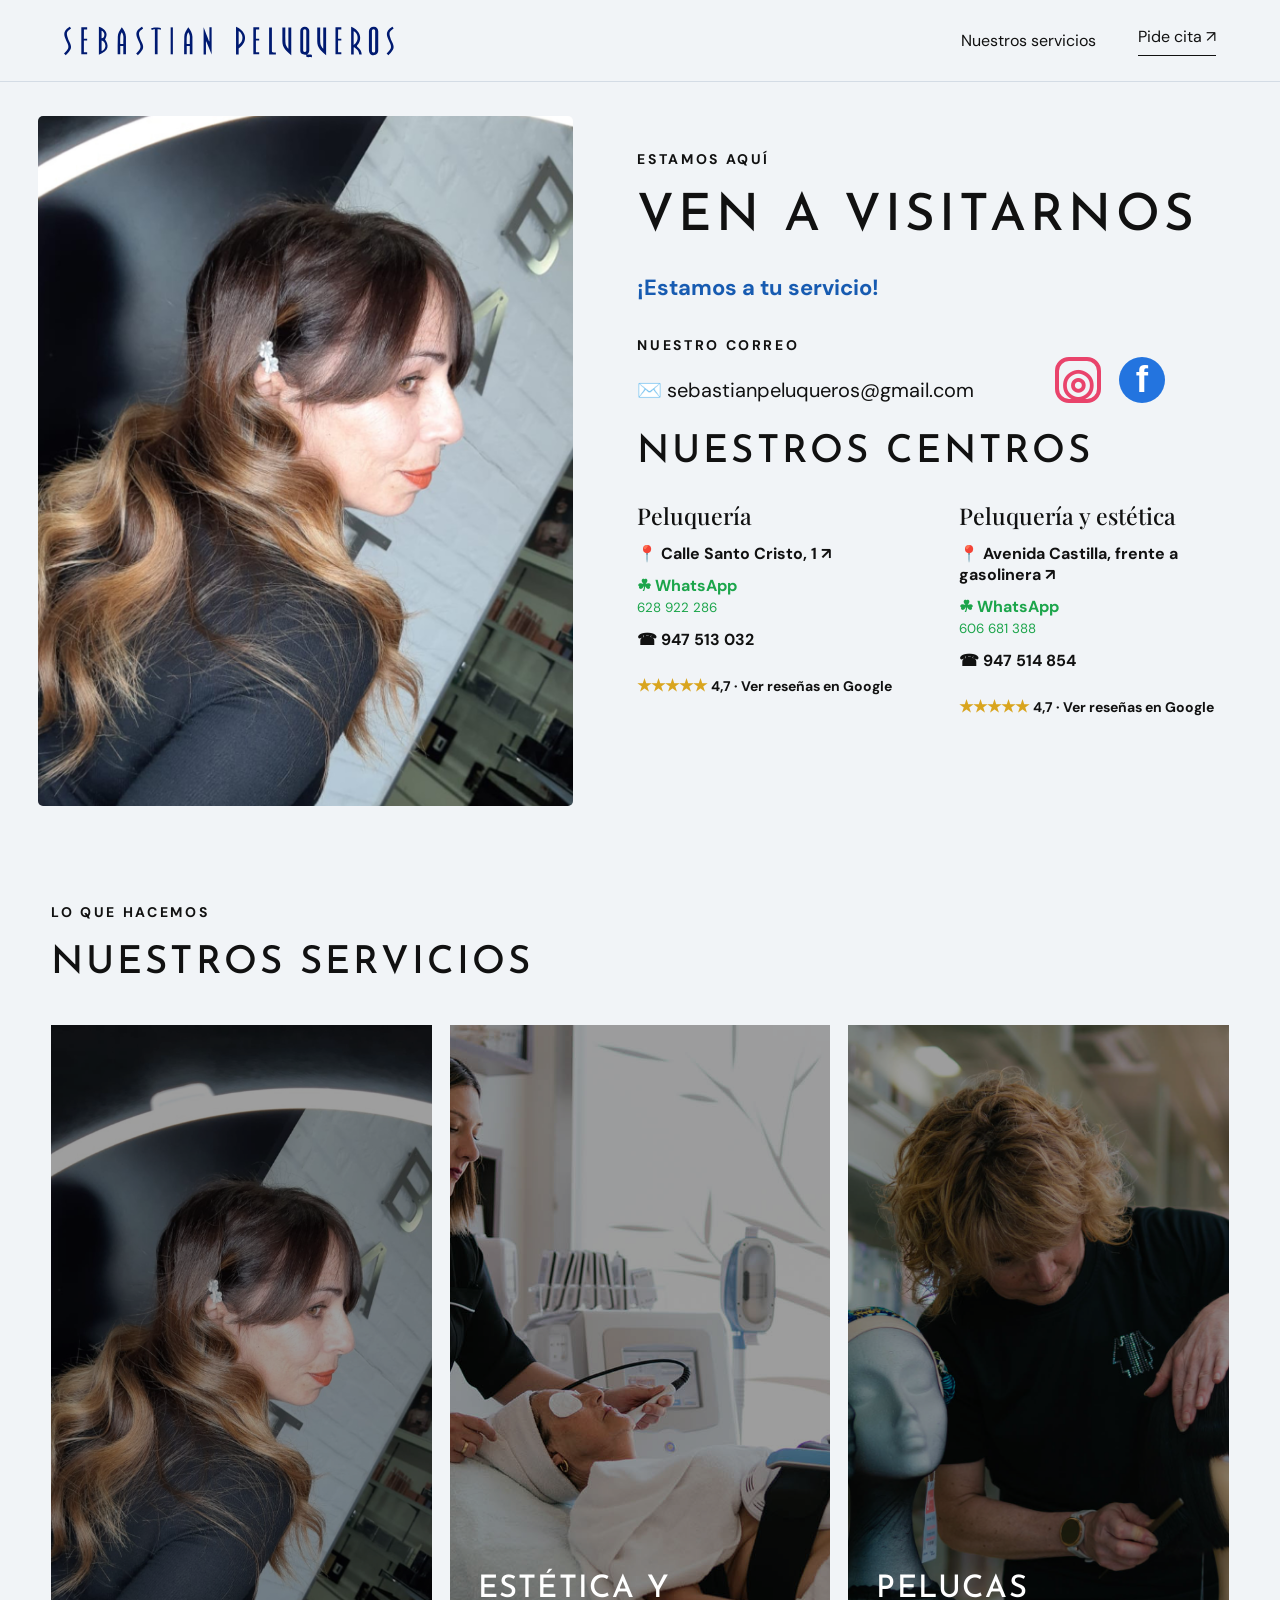
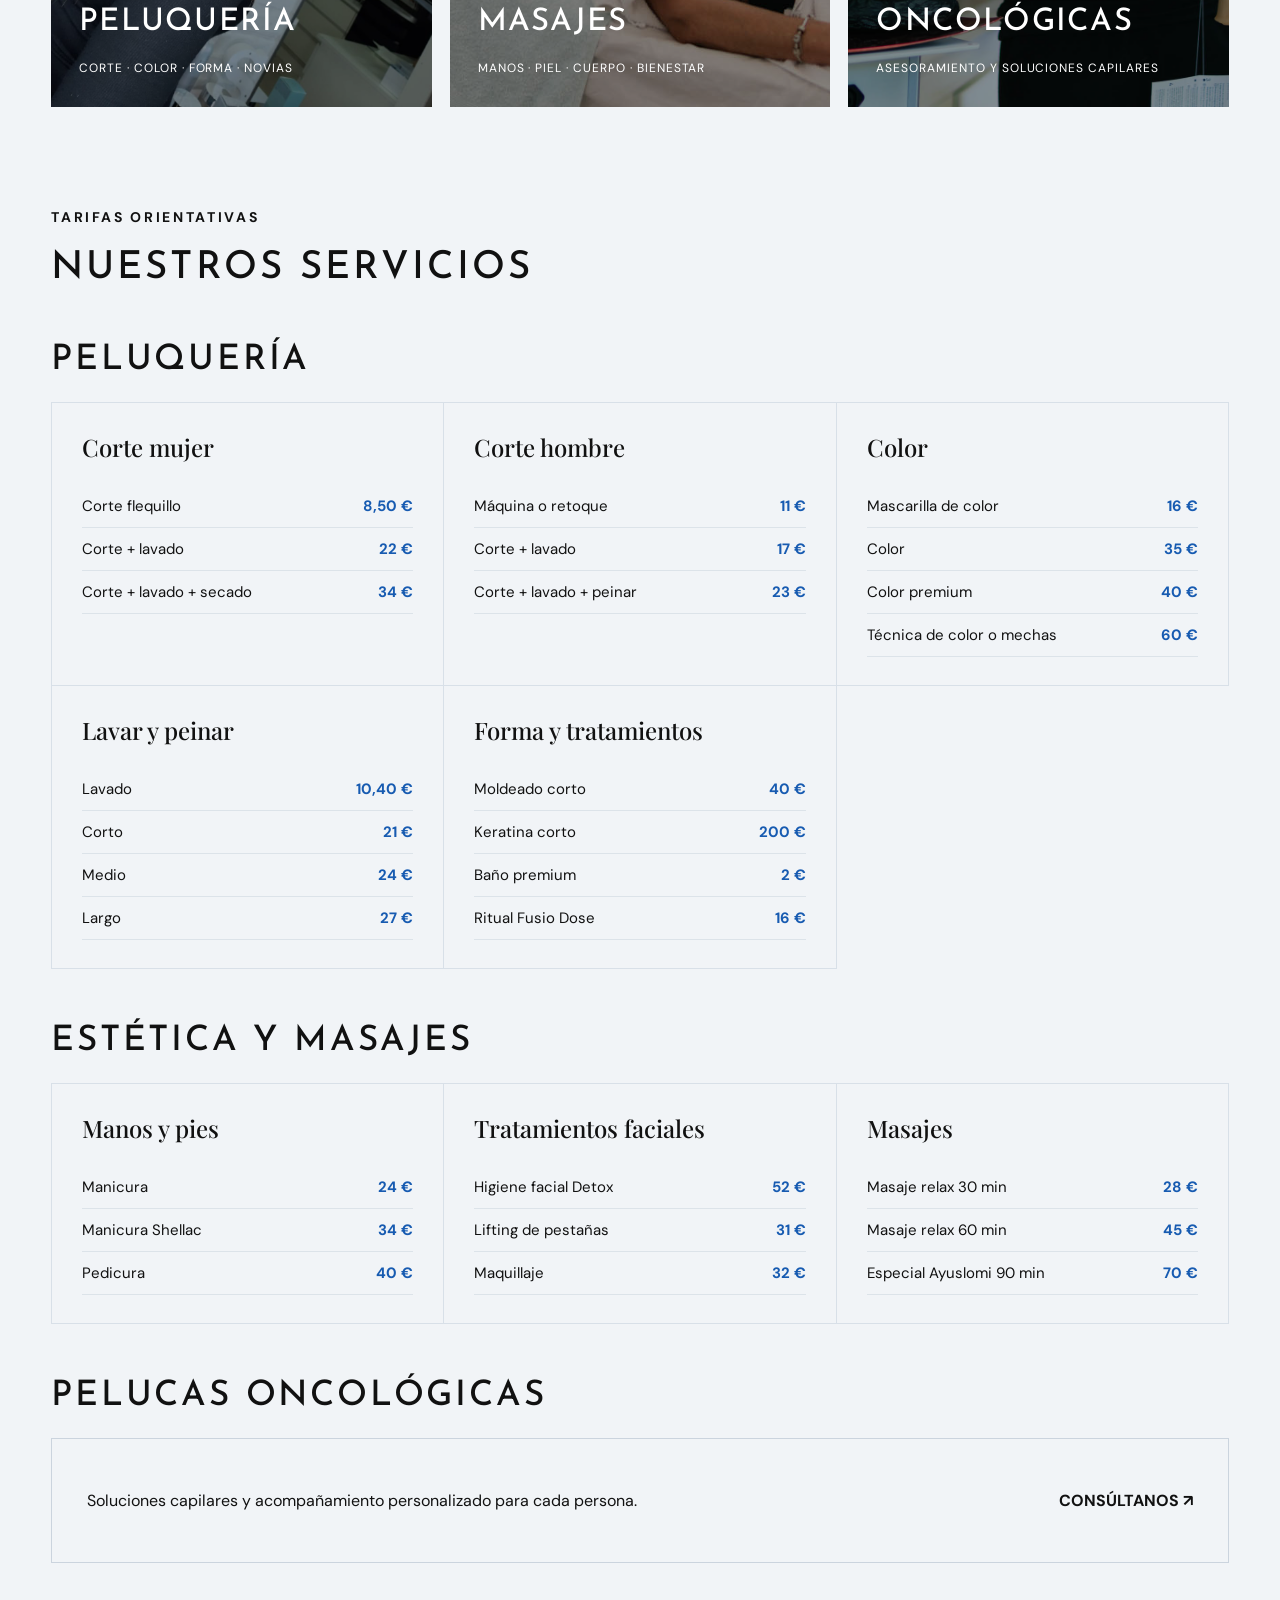
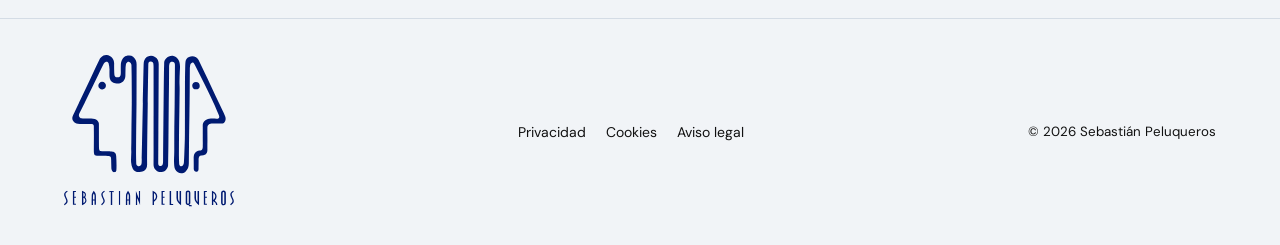
<file: index.html>
<!doctype html>
<html lang="es">
<head>
<meta charset="UTF-8"><meta name="viewport" content="width=device-width, initial-scale=1">
<meta name="description" content="Sebastián Peluqueros: peluquería, estética, masajes y soluciones capilares en Aranda de Duero.">
<title>Sebastián Peluqueros | Ven a visitarnos</title>
<link rel="preconnect" href="https://fonts.googleapis.com"><link rel="preconnect" href="https://fonts.gstatic.com" crossorigin>
<link href="https://fonts.googleapis.com/css2?family=DM+Sans:wght@400;500;600;700&family=Josefin+Sans:wght@400;500;600&family=Playfair+Display:ital,wght@0,500;1,500&display=swap" rel="stylesheet">
<link rel="stylesheet" href="styles.css">
</head>
<body>
<header class="site-header"><a href="#inicio" class="brand"><img src="sebastian-peluqueros-wordmark.svg" alt="Sebastián Peluqueros"></a><button class="menu-toggle" aria-label="Abrir menú">☰</button><nav><a href="#servicios">Nuestros servicios</a><a class="cta" href="#contacto">Pide cita ↗</a></nav></header>
<main id="inicio">
<section class="contact-first" id="contacto">
<div class="contact-photo"><img src="assets/peluqueria-01.jpg" alt="Sebastián Peluqueros"></div>
<div class="contact-content"><p class="eyebrow">ESTAMOS AQUÍ</p><h1>VEN A VISITARNOS</h1><p class="service-line">¡Estamos a tu servicio!</p>
<div class="mail-social"><div><p class="eyebrow">NUESTRO CORREO</p><a class="email" href="mailto:sebastianpeluqueros@gmail.com">✉️ sebastianpeluqueros@gmail.com</a></div><div class="socials"><a href="https://www.instagram.com/sebastianpeluqueros/" target="_blank" rel="noopener" aria-label="Instagram">◎</a><a href="https://www.facebook.com/sebastianpeluqueros/" target="_blank" rel="noopener" aria-label="Facebook">f</a></div></div>
<h2 class="title-font">NUESTROS CENTROS</h2><div class="locations"><article><h3>Peluquería</h3><a class="map" href="https://maps.app.goo.gl/YRgb5vPEzxA4Watd9" target="_blank" rel="noopener">📍 Calle Santo Cristo, 1 ↗</a><a class="wa" href="https://wa.me/34628922286">☘ WhatsApp<br><small>628 922 286</small></a><a class="phone" href="tel:+34947513032">☎ 947 513 032</a><a class="review" href="https://maps.app.goo.gl/YRgb5vPEzxA4Watd9" target="_blank">★★★★★ <span>4,7 · Ver reseñas en Google</span></a></article><article><h3>Peluquería y estética</h3><a class="map" href="https://maps.app.goo.gl/qPoXYW45ocehAfbY9" target="_blank" rel="noopener">📍 Avenida Castilla, frente a gasolinera ↗</a><a class="wa" href="https://wa.me/34606681388">☘ WhatsApp<br><small>606 681 388</small></a><a class="phone" href="tel:+34947514854">☎ 947 514 854</a><a class="review" href="https://maps.app.goo.gl/qPoXYW45ocehAfbY9" target="_blank">★★★★★ <span>4,7 · Ver reseñas en Google</span></a></article></div></div>
</section>
<section class="services" id="servicios"><p class="eyebrow">LO QUE HACEMOS</p><h2 class="title-font">NUESTROS SERVICIOS</h2><div class="service-grid"><a href="#precios-peluqueria"><img src="assets/peluqueria-01.jpg" alt="Peluquería"><strong>PELUQUERÍA</strong><small>CORTE · COLOR · FORMA · NOVIAS</small></a><a href="#precios-estetica"><img src="assets/estetica-01.jpg" alt="Estética y masajes"><strong>ESTÉTICA Y MASAJES</strong><small>MANOS · PIEL · CUERPO · BIENESTAR</small></a><a href="#precios-pelucas"><img src="assets/pelucas-01.jpg" alt="Pelucas oncológicas"><strong>PELUCAS ONCOLÓGICAS</strong><small>ASESORAMIENTO Y SOLUCIONES CAPILARES</small></a></div></section>
<section class="prices" id="precios"><p class="eyebrow">TARIFAS ORIENTATIVAS</p><h2 class="title-font">NUESTROS SERVICIOS</h2>
<h3 id="precios-peluqueria" class="category-title">PELUQUERÍA</h3><div class="price-grid"><div class="price-card"><h4>Corte mujer</h4><p>Corte flequillo <b>8,50 €</b></p><p>Corte + lavado <b>22 €</b></p><p>Corte + lavado + secado <b>34 €</b></p></div><div class="price-card"><h4>Corte hombre</h4><p>Máquina o retoque <b>11 €</b></p><p>Corte + lavado <b>17 €</b></p><p>Corte + lavado + peinar <b>23 €</b></p></div><div class="price-card"><h4>Color</h4><p>Mascarilla de color <b>16 €</b></p><p>Color <b>35 €</b></p><p>Color premium <b>40 €</b></p><p>Técnica de color o mechas <b>60 €</b></p></div><div class="price-card"><h4>Lavar y peinar</h4><p>Lavado <b>10,40 €</b></p><p>Corto <b>21 €</b></p><p>Medio <b>24 €</b></p><p>Largo <b>27 €</b></p></div><div class="price-card"><h4>Forma y tratamientos</h4><p>Moldeado corto <b>40 €</b></p><p>Keratina corto <b>200 €</b></p><p>Baño premium <b>2 €</b></p><p>Ritual Fusio Dose <b>16 €</b></p></div></div>
<h3 id="precios-estetica" class="category-title">ESTÉTICA Y MASAJES</h3><div class="price-grid"><div class="price-card"><h4>Manos y pies</h4><p>Manicura <b>24 €</b></p><p>Manicura Shellac <b>34 €</b></p><p>Pedicura <b>40 €</b></p></div><div class="price-card"><h4>Tratamientos faciales</h4><p>Higiene facial Detox <b>52 €</b></p><p>Lifting de pestañas <b>31 €</b></p><p>Maquillaje <b>32 €</b></p></div><div class="price-card"><h4>Masajes</h4><p>Masaje relax 30 min <b>28 €</b></p><p>Masaje relax 60 min <b>45 €</b></p><p>Especial Ayuslomi 90 min <b>70 €</b></p></div></div>
<h3 id="precios-pelucas" class="category-title">PELUCAS ONCOLÓGICAS</h3><div class="care"><p>Soluciones capilares y acompañamiento personalizado para cada persona.</p><a href="#contacto">CONSÚLTANOS ↗</a></div></section></main>
<footer><img src="sebastian-peluqueros-logo.svg" alt="Sebastián Peluqueros"><div><a href="privacidad.html">Privacidad</a><a href="cookies.html">Cookies</a><a href="aviso-legal.html">Aviso legal</a></div><small>© 2026 Sebastián Peluqueros</small></footer>
<script src="script.js"></script>
</body></html>
</file>
<file: styles.css>
:root{--bg:#f1f4f7;--ink:#111;--blue:#175bb1;--muted:#59636f;--gold:#d9a51e}*{box-sizing:border-box}html{scroll-behavior:smooth;scroll-padding-top:90px}body{margin:0;background:var(--bg);color:var(--ink);font-family:"DM Sans",Arial,sans-serif}.site-header{height:82px;background:var(--bg);border-bottom:1px solid #d4dce5;display:flex;align-items:center;justify-content:space-between;padding:0 clamp(22px,5vw,72px);position:sticky;top:0;z-index:20}.brand img{width:330px;max-width:46vw;height:auto;display:block}.site-header nav{display:flex;gap:42px;align-items:center}.site-header nav a{color:var(--ink);text-decoration:none;font-size:16px}.site-header .cta{border-bottom:1px solid;padding-bottom:8px}.menu-toggle{display:none;border:0;background:none;font-size:28px}.contact-first{max-width:1500px;margin:34px auto 0;padding:0 3vw 42px;display:grid;grid-template-columns:minmax(420px,1fr) minmax(580px,1.13fr);gap:5vw;align-items:start}.contact-photo{height:690px;overflow:hidden;border-radius:5px}.contact-photo img{width:100%;height:100%;object-fit:cover;object-position:center}.contact-content{padding:34px 0 0}.eyebrow{font-size:14px;letter-spacing:.19em;font-weight:700;margin:0 0 23px}.contact-content h1{font:500 clamp(35px,4vw,68px)/1.05 "Josefin Sans",sans-serif;letter-spacing:.08em;margin:0 0 28px}.service-line{color:var(--blue);font-size:22px;font-weight:700;margin:0 0 34px}.mail-social{display:flex;justify-content:space-between;align-items:end;margin-bottom:30px}.email{font-size:20px;color:var(--ink);text-decoration:none}.socials{display:flex;gap:18px;margin-right:6vw}.socials a{display:grid;place-items:center;text-decoration:none;font:bold 38px Arial;width:46px;height:46px;border-radius:14px}.socials a:first-child{color:#e9436b;border:4px solid #e9436b}.socials a:last-child{color:#fff;background:#2374df;border-radius:50%;font-size:37px}.title-font,.category-title{font-family:"Josefin Sans",sans-serif;letter-spacing:.08em;font-weight:500}.title-font{font-size:clamp(31px,3vw,56px);margin:0 0 28px}.locations{display:grid;grid-template-columns:1fr 1fr;gap:40px}.locations article h3{font:500 23px "Playfair Display",serif;margin:0 0 12px}.locations a{display:block;text-decoration:none;margin:11px 0}.map,.phone{color:var(--ink);font-weight:700}.wa{color:#1ca54b;font-weight:700;line-height:1.35}.wa small{font-weight:400}.phone{font-size:16px}.review{color:var(--gold);font-weight:700;margin-top:25px!important}.review span{color:var(--ink);font-size:14px}.services,.prices{max-width:1500px;margin:0 auto;padding:55px 4vw}.services h2,.prices>h2{margin-bottom:42px}.service-grid{display:grid;grid-template-columns:repeat(3,1fr);gap:18px}.service-grid a{position:relative;min-height:320px;overflow:hidden;color:white;text-decoration:none;background:#143875}.service-grid img{width:100%;height:100%;min-height:320px;object-fit:cover;filter:brightness(.62);transition:transform .3s}.service-grid a:hover img{transform:scale(1.04)}.service-grid strong,.service-grid small{position:absolute;left:28px;right:20px}.service-grid strong{bottom:67px;font:500 31px/1.05 "Josefin Sans",sans-serif;letter-spacing:.04em}.service-grid small{bottom:31px;font-size:12px;letter-spacing:.08em}.prices{padding-top:46px}.category-title{font-size:35px;margin:55px 0 24px}.price-grid{display:grid;grid-template-columns:repeat(3,1fr);border-top:1px solid #d8e0e8;border-left:1px solid #d8e0e8}.price-card{padding:28px 30px;border-right:1px solid #d8e0e8;border-bottom:1px solid #d8e0e8}.price-card h4{font:500 24px "Playfair Display",serif;margin:0 0 22px}.price-card p{display:flex;justify-content:space-between;gap:20px;border-bottom:1px solid #dce3e9;padding:11px 0;margin:0;font-size:15px}.price-card b{color:var(--blue);white-space:nowrap}.care{padding:35px;border:1px solid #cbd4de;display:flex;justify-content:space-between;align-items:center}.care a{color:var(--ink);font-weight:700;text-decoration:none}footer{border-top:1px solid #d4dce5;display:flex;align-items:center;justify-content:space-between;gap:20px;padding:28px 5vw}footer img{width:170px}footer div{display:flex;gap:20px}footer a{color:var(--ink);text-decoration:none;font-size:14px}@media(max-width:900px){.site-header{height:72px}.brand img{width:230px}.site-header nav{gap:18px}.contact-first{grid-template-columns:1fr;gap:26px;margin-top:20px}.contact-photo{height:430px}.contact-content{padding-top:0}.mail-social{align-items:center}.locations{gap:20px}.service-grid{grid-template-columns:1fr}.price-grid{grid-template-columns:1fr 1fr}}@media(max-width:620px){.site-header{padding:0 20px}.brand img{width:245px;max-width:72vw}.site-header nav{display:none}.menu-toggle{display:block}.contact-first{padding:0 20px 28px}.contact-photo{height:320px}.contact-content h1{font-size:34px;letter-spacing:.06em}.service-line{font-size:20px}.mail-social{display:block}.socials{margin:22px 0 0}.title-font{font-size:34px}.locations{grid-template-columns:1fr;gap:27px}.services,.prices{padding:38px 20px}.services h2,.prices>h2{font-size:34px}.service-grid strong{font-size:27px}.price-grid{grid-template-columns:1fr}.price-card{padding:24px 20px}.category-title{font-size:30px;margin-top:42px}.care{display:block}.care a{display:block;margin-top:20px}footer{display:block;padding:26px 20px}footer img{width:200px;margin-bottom:18px}footer div{flex-wrap:wrap}}
</file>
